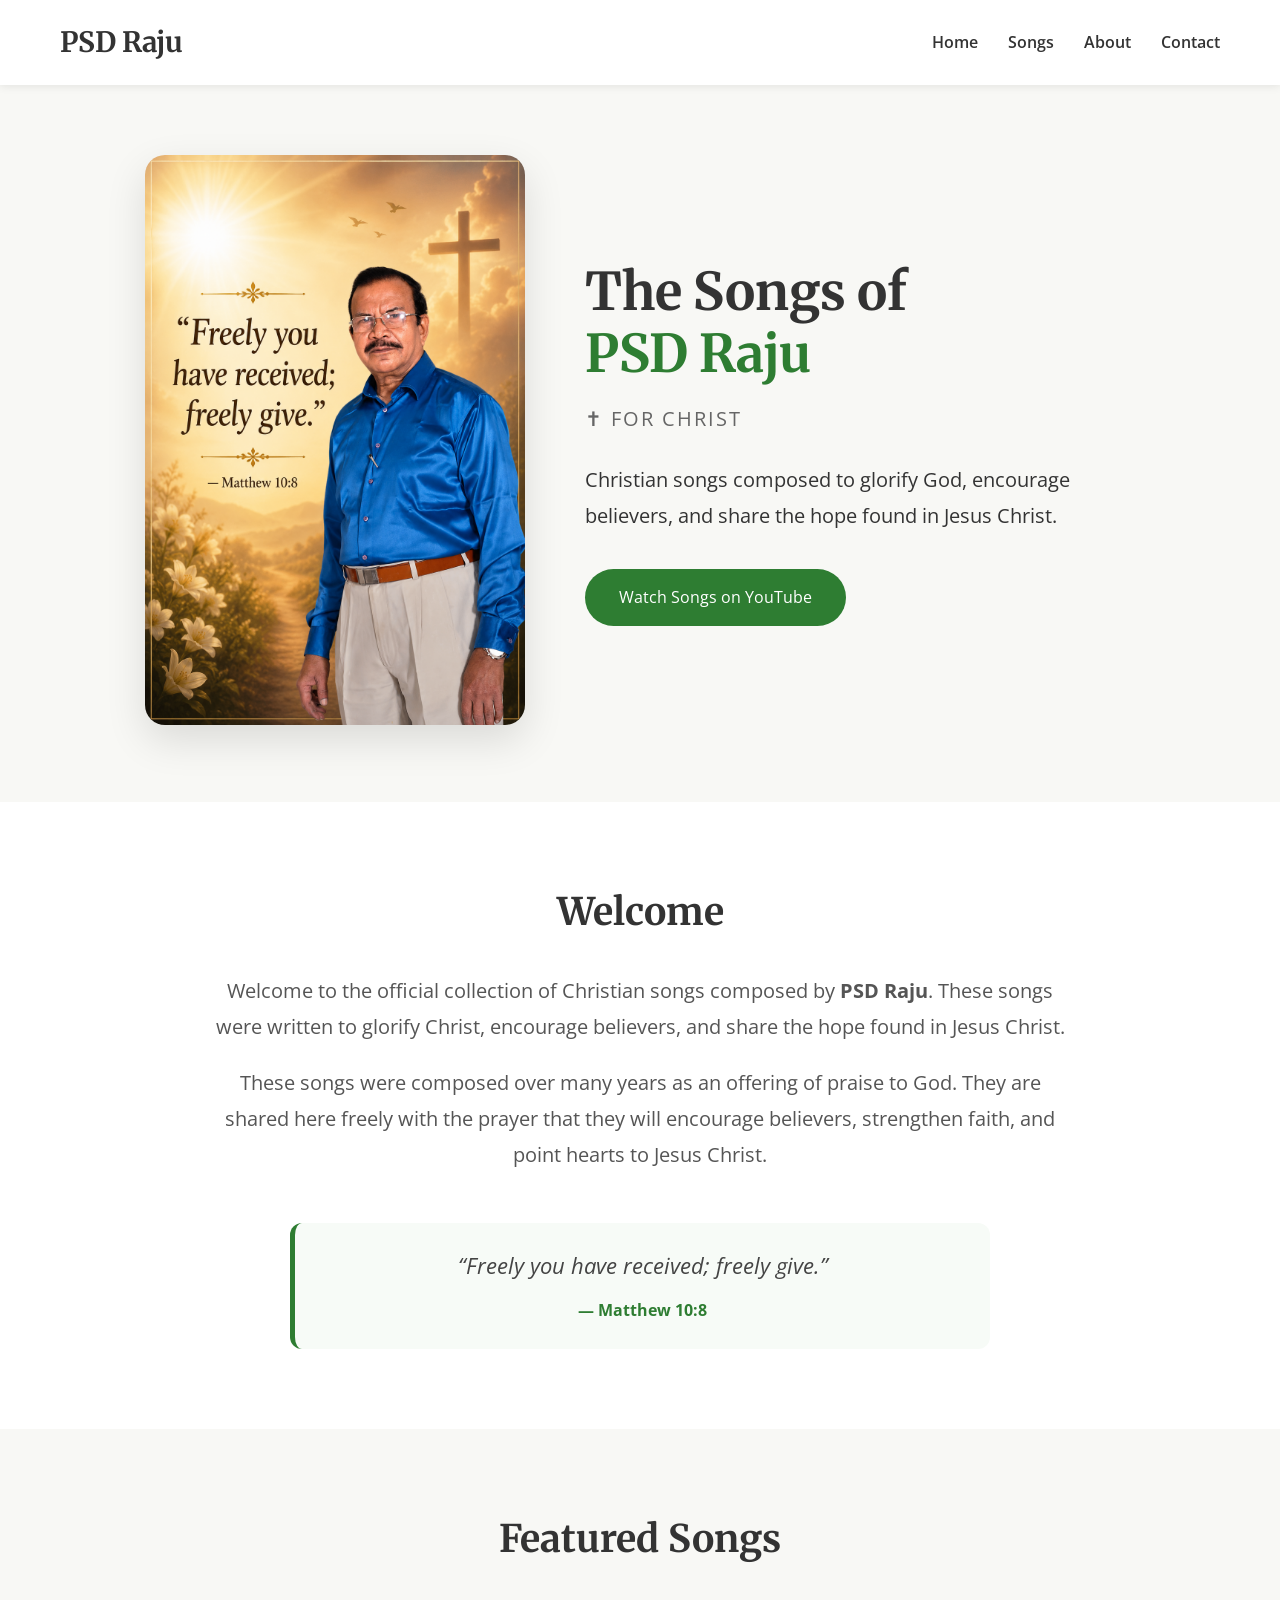
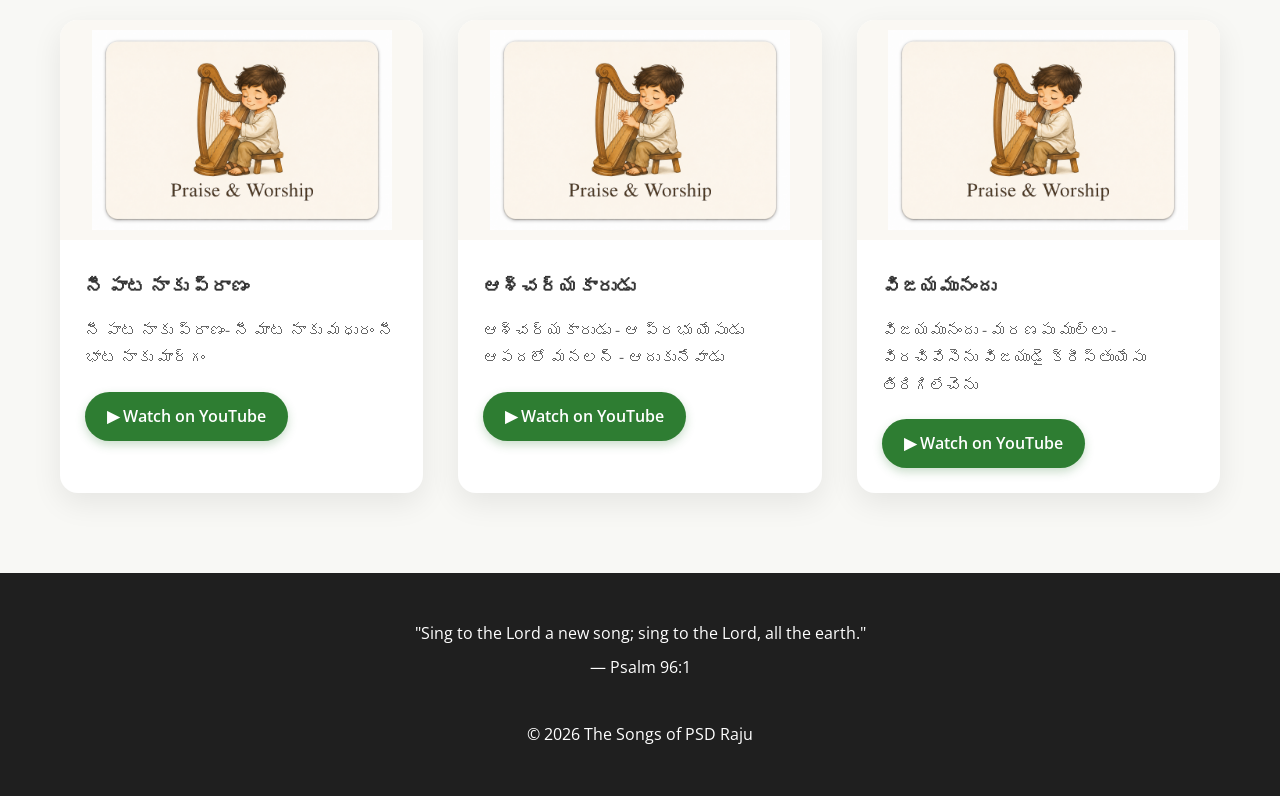
<file: index.html>
<!DOCTYPE html>
<html lang="en">
<head>
    <meta charset="UTF-8">
    <meta name="viewport" content="width=device-width, initial-scale=1.0">
    <link rel="icon" type="image/png" href="images/favicon.png">
    <title>The Songs of PSD Raju | For Christ</title>

    <link rel="stylesheet" href="css/style.css">

    <link rel="preconnect" href="https://fonts.googleapis.com">
    <link rel="preconnect" href="https://fonts.gstatic.com" crossorigin>

    <link href="https://fonts.googleapis.com/css2?family=Merriweather:wght@400;700&family=Open+Sans:wght@400;600&display=swap" rel="stylesheet">
</head>
<body>

<header>

    <nav>

        <div class="logo">
            PSD Raju
        </div>

        <ul>

           
            <li><a href="index.html">Home</a></li>

            <li><a href="songs.html">Songs</a></li>

            <li><a href="about.html">About</a></li>

            <li><a href="contact.html">Contact</a></li>

        </ul>

    </nav>

</header>

<section class="hero container">

    <div class="hero-image">

        <img src="images/composer/psd-raju.png" alt="PSD Raju">

    </div>

    <div class="hero-content">

        <h1>The Songs of <br><span>PSD Raju</span></h1>

        <p class="tagline">
        ✝ For Christ
        </p>

        <p>

            Christian songs composed to glorify God,
            encourage believers, and share the hope
            found in Jesus Christ.

        </p>

        <a href="https://www.youtube.com/@SingwidBunnybro"
   class="button"
   target="_blank"
   rel="noopener noreferrer" >

            Watch Songs on YouTube

        </a>

    </div>

</section>
<!-- Welcome Section -->



<section class="welcome">

    <div class="container">

        <h2>Welcome</h2>

        <p>
            Welcome to the official collection of Christian songs composed by
            <strong>PSD Raju</strong>. These songs were written to glorify Christ,
            encourage believers, and share the hope found in Jesus Christ.
        </p>

        <p>
            These songs were composed over many years as an offering of praise to God. 
            They are shared here freely with the prayer that they will encourage believers, 
            strengthen faith, and point hearts to Jesus Christ.
        </p>

        <blockquote class="welcome-verse">
            “Freely you have received; freely give.”
            <span>— Matthew 10:8</span>
        </blockquote>

    </div>

</section>


<!-- Featured Songs -->

<section class="featured">

    <div class="container">

        <h2>Featured Songs</h2>

        <div class="song-grid">

            <!-- Song 1 -->

            <div class="song-card">

                <img src="images/Song PH.png"
                     alt="Song One"
                     class="song-image">

                <div class="song-content">

                    <h3>నీ పాట నాకు ప్రాణం</h3>

                    <p>
                        నీ పాట నాకు ప్రాణం- నీ మాట నాకు మధురం
                        నీ భాట నాకు మార్గం
                    </p>

                    <a href="https://www.youtube.com/shorts/uUdA4Sr0LpE"
                       target="_blank"
                       class="song-button">
                        ▶ Watch on YouTube
                    </a>

                </div>

            </div>

            <!-- Song 2 -->

            <div class="song-card">

                <img src="images/Song PH.png"
                     alt="Song Two"
                     class="song-image">

                <div class="song-content">

                    <h3>ఆశ్చర్యకారుడు</h3>

                    <p>
                        ఆశ్చర్యకారుడు - ఆ ప్రభు యేసుడు
                        ఆపదలో మనలన్ - ఆదుకునేవాడు
                    </p>

                    <a href="https://www.youtube.com/shorts/fVuKswvVXBk"
                       target="_blank"
                       class="song-button">
                        ▶ Watch on YouTube
                    </a>

                </div>

            </div>

            <!-- Song 3 -->

            <div class="song-card">

                <img src="images/Song PH.png"
                     alt="Song Three"
                     class="song-image">

                <div class="song-content">

                    <h3>విజయమునందు</h3>

                    <p>
                       విజయమునందు - మరణపు ముల్లు - విరచివేసెను 
                        విజయుడై క్రీస్తుయేసు తిరిగిలేచెను 

                    </p>

                    <a href="https://www.youtube.com/shorts/fmpxC2kNXNQ"
                       target="_blank"
                       class="song-button">
                        ▶ Watch on YouTube
                    </a>

                </div>

            </div>

        </div>

    </div>

</section>

<footer>

    <p>

        "Sing to the Lord a new song;
        sing to the Lord, all the earth."

    </p>

    <p>

        — Psalm 96:1

    </p>

    <br>

    <p>

        © 2026 The Songs of PSD Raju

    </p>

</footer>
</body>
</html>
</file>
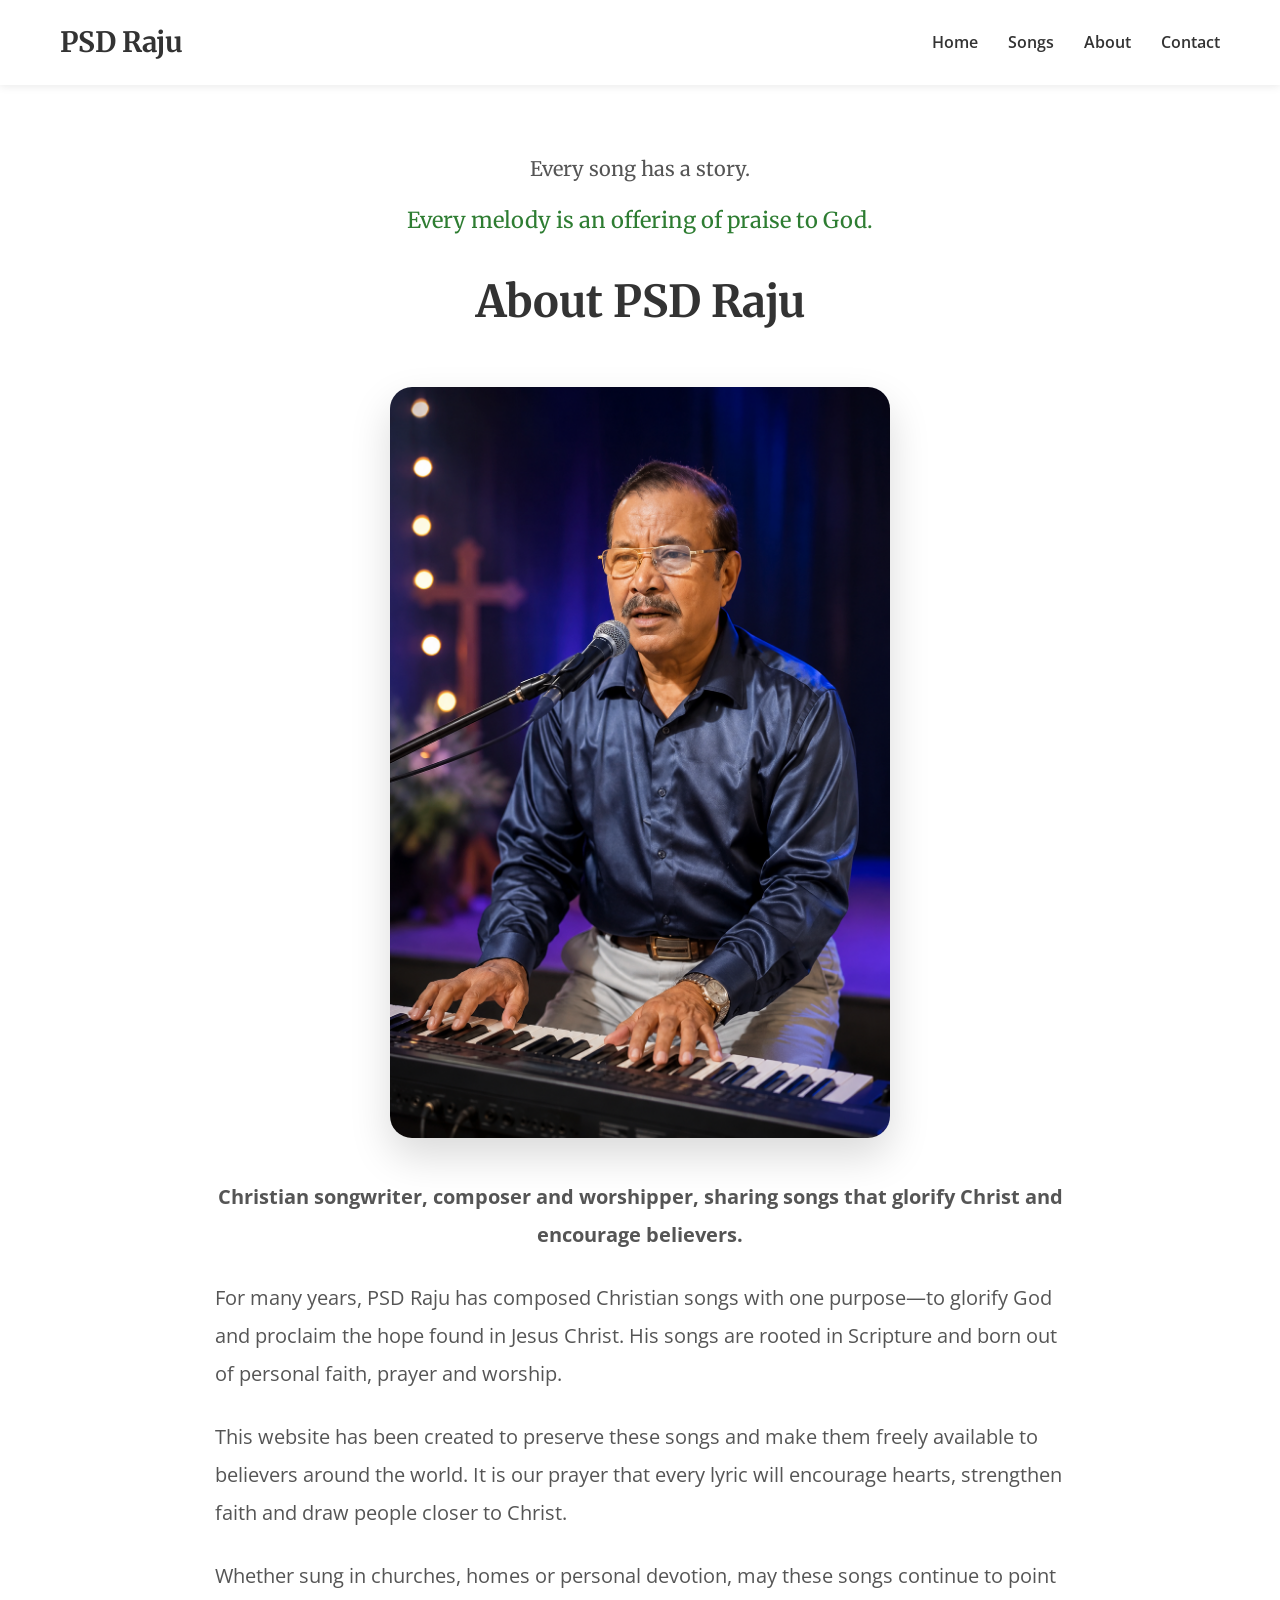
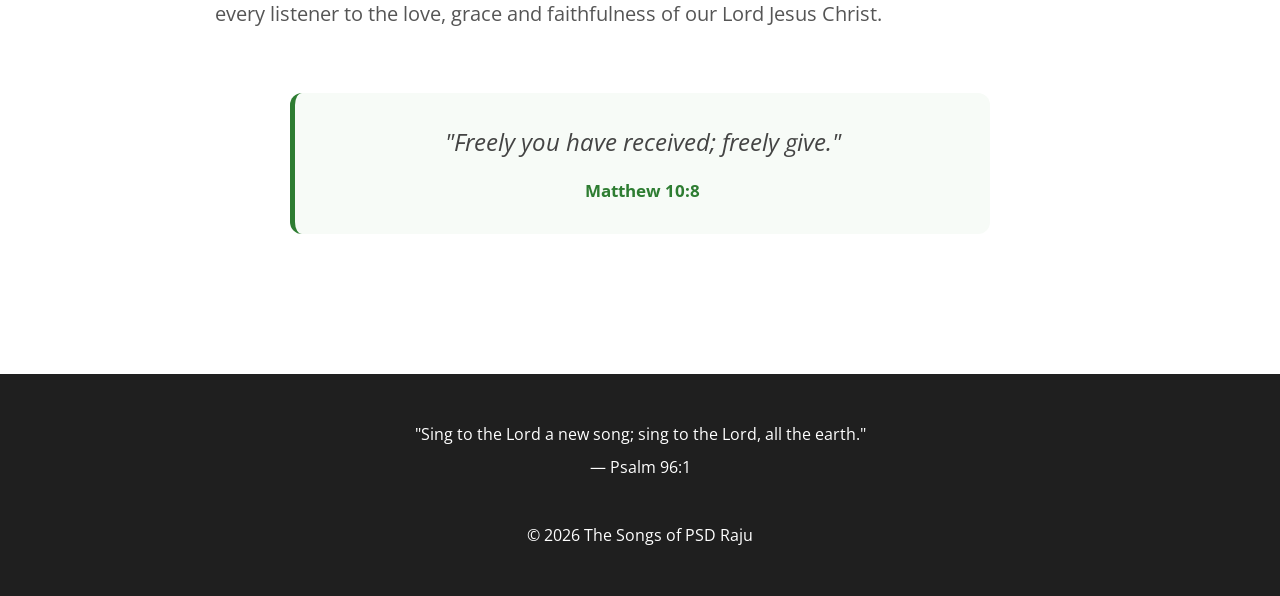
<file: about.html>
<!DOCTYPE html>
<html lang="en">

<head>

    <meta charset="UTF-8">
    <meta name="viewport" content="width=device-width, initial-scale=1.0">
    <link rel="icon" type="image/png" href="images/favicon.png">
    <title>About | The Songs of PSD Raju</title>

    <link rel="stylesheet" href="css/style.css">

    <link rel="preconnect" href="https://fonts.googleapis.com">

    <link rel="preconnect" href="https://fonts.gstatic.com" crossorigin>

    <link href="https://fonts.googleapis.com/css2?family=Merriweather:wght@700&family=Open+Sans:wght@400;600&display=swap" rel="stylesheet">

</head>

    <body>

    <header>

        <nav>

            <div class="logo">
                PSD Raju
            </div>

            <ul>
                <li><a href="index.html">Home</a></li>
                <li><a href="songs.html">Songs</a></li>
                <li><a href="about.html">About</a></li>
                <li><a href="contact.html">Contact</a></li>

            </ul>

        </nav>

</header>

<section class="about-page">

    <div class="container">
        <p class="page-quote">
          Every song has a story.<br>
             <span>Every melody is an offering of praise to God.</span>
        </p>
        <h1>About PSD Raju</h1>

        <img
            src="images/psdr-about.png"
            alt="PSD Raju singing"
            class="about-photo">


        <p class="about-intro">

            <strong>
                Christian songwriter, composer and worshipper,
                sharing songs that glorify Christ and encourage believers.
            </strong>

        </p>


        <p>

            For many years, PSD Raju has composed Christian songs with one
            purpose—to glorify God and proclaim the hope found in Jesus Christ.

            His songs are rooted in Scripture and born out of personal
            faith, prayer and worship.

        </p>


        <p>

            This website has been created to preserve these songs and make
            them freely available to believers around the world. It is our
            prayer that every lyric will encourage hearts, strengthen faith
            and draw people closer to Christ.

        </p>


        <p>

            Whether sung in churches, homes or personal devotion,
            may these songs continue to point every listener to the love,
            grace and faithfulness of our Lord Jesus Christ.

        </p>


        <blockquote class="about-verse">

            "Freely you have received; freely give."

            <span>Matthew 10:8</span>

        </blockquote>

    </div>

</section>



<footer>

    <p>

        "Sing to the Lord a new song;
        sing to the Lord, all the earth."

    </p>

    <p>

        — Psalm 96:1

    </p>

    <br>

    <p>

        © 2026 The Songs of PSD Raju

    </p>

</footer>

</body>

</html>
</file>
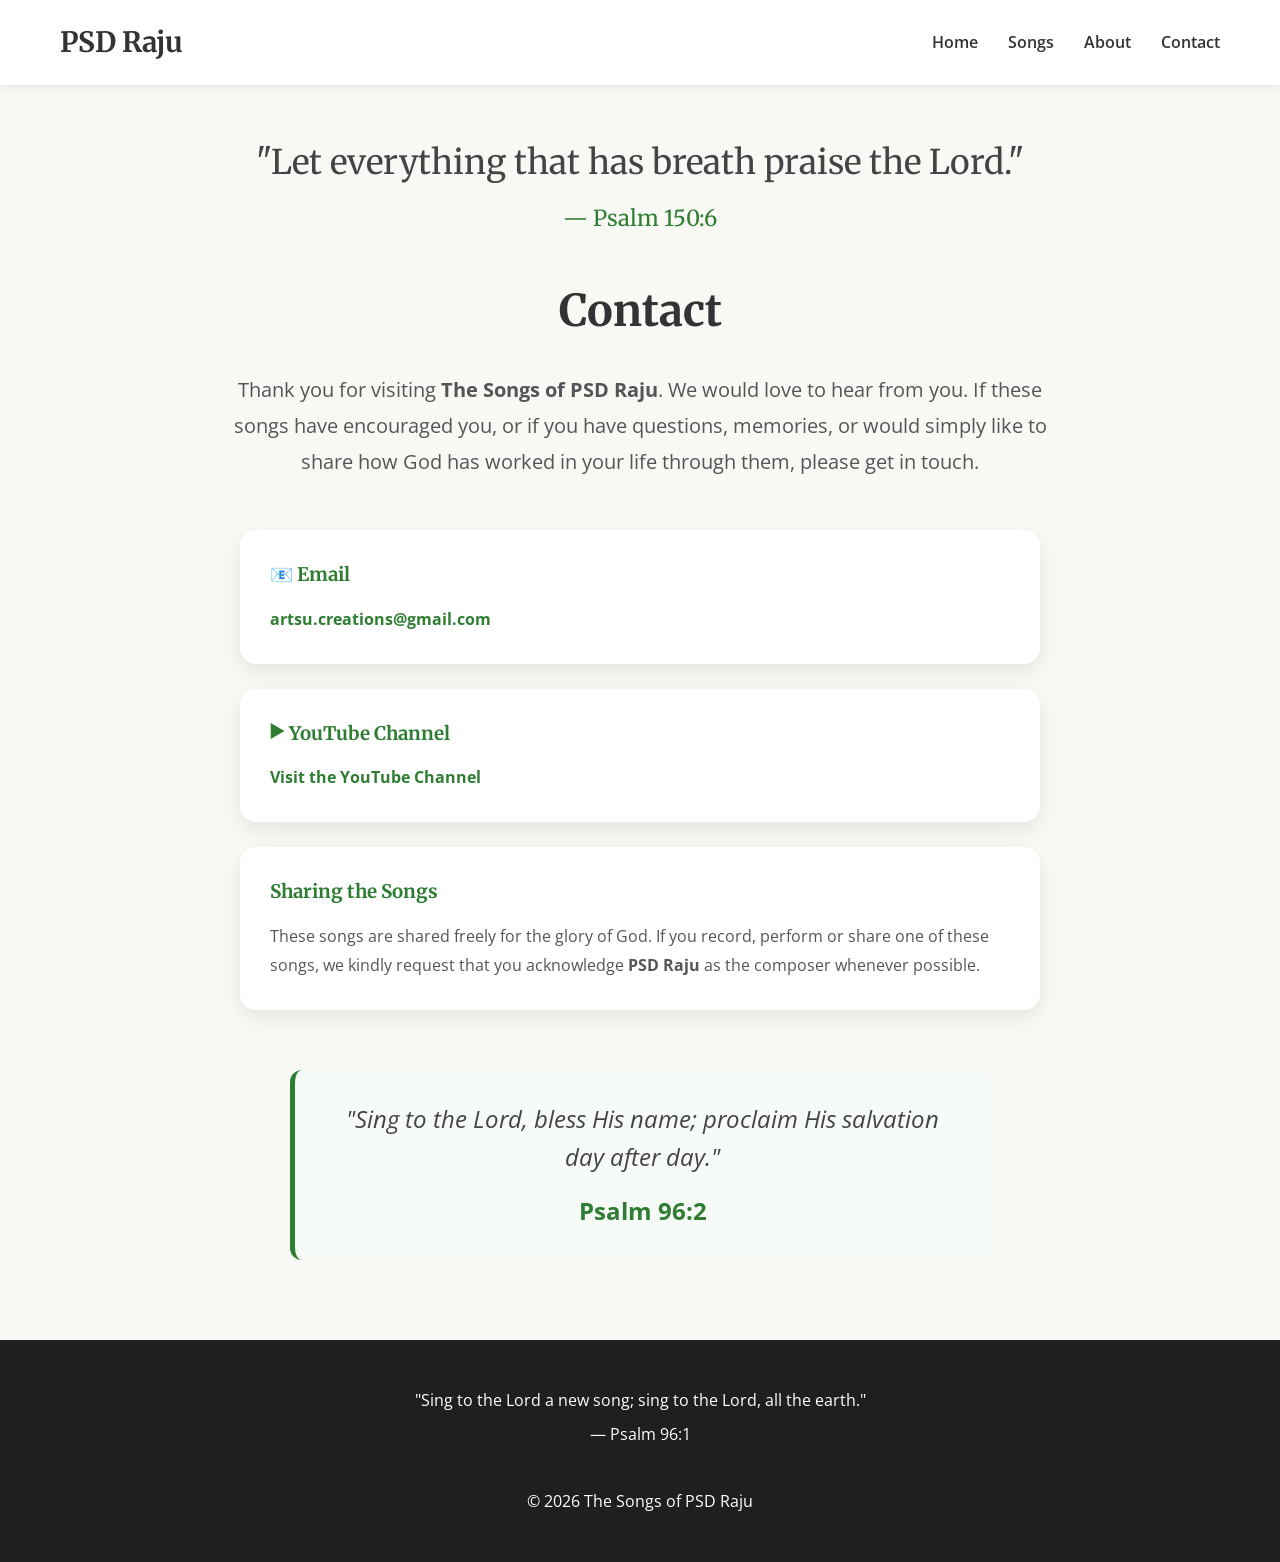
<file: contact.html>
<!DOCTYPE html>
<html lang="en">

<head>

    <meta charset="UTF-8">
    <meta name="viewport" content="width=device-width, initial-scale=1.0">

    <title>Contact | The Songs of PSD Raju</title>

    <link rel="stylesheet" href="css/style.css">

    <link rel="icon" type="image/png" href="images/favicon.png">

    <link rel="preconnect" href="https://fonts.googleapis.com">
    <link rel="preconnect" href="https://fonts.gstatic.com" crossorigin>

    <link href="https://fonts.googleapis.com/css2?family=Merriweather:wght@700&family=Open+Sans:wght@400;600&display=swap" rel="stylesheet">

</head>

<body>

<header>

    <nav>

        <div class="logo">
            PSD Raju
        </div>

        <ul>

            <li><a href="index.html">Home</a></li>
            <li><a href="songs.html">Songs</a></li>
            <li><a href="about.html">About</a></li>
            <li><a href="contact.html">Contact</a></li>

        </ul>

    </nav>

</header>



<section class="contact-page">

    <div class="container">
         <p class="page-quote">
            "Let everything that has breath praise the Lord."<br>
            <span>— Psalm 150:6</span>
        </p>

        <h1>Contact</h1>

        <p class="contact-intro">

            Thank you for visiting <strong>The Songs of PSD Raju</strong>.

            We would love to hear from you. If these songs have encouraged you,
            or if you have questions, memories, or would simply like to share
            how God has worked in your life through them, please get in touch.

        </p>



        <div class="contact-card">

            <h3>📧 Email</h3>

            <p>

                <a href="mailto:artsu.creations@gmail.com">

                    artsu.creations@gmail.com

                </a>

            </p>

        </div>



        <div class="contact-card">

            <h3>▶ YouTube Channel</h3>

            <p>

                <a href="https://www.youtube.com/@SingwidBunnybro"
                   target="_blank">

                    Visit the YouTube Channel

                </a>

            </p>

        </div>



        <div class="contact-card">

            <h3>Sharing the Songs</h3>

            <p>

                These songs are shared freely for the glory of God.

                If you record, perform or share one of these songs,
                we kindly request that you acknowledge
                <strong>PSD Raju</strong> as the composer whenever possible.

            </p>

        </div>



        <blockquote class="contact-verse">

            "Sing to the Lord, bless His name;
            proclaim His salvation day after day."

            <span>Psalm 96:2</span>

        </blockquote>

    </div>

</section>



<footer>

    <p>

        "Sing to the Lord a new song;
        sing to the Lord, all the earth."

    </p>

    <p>

        — Psalm 96:1

    </p>

    <br>

    <p>

        © 2026 The Songs of PSD Raju

    </p>

</footer>

</body>

</html>
</file>
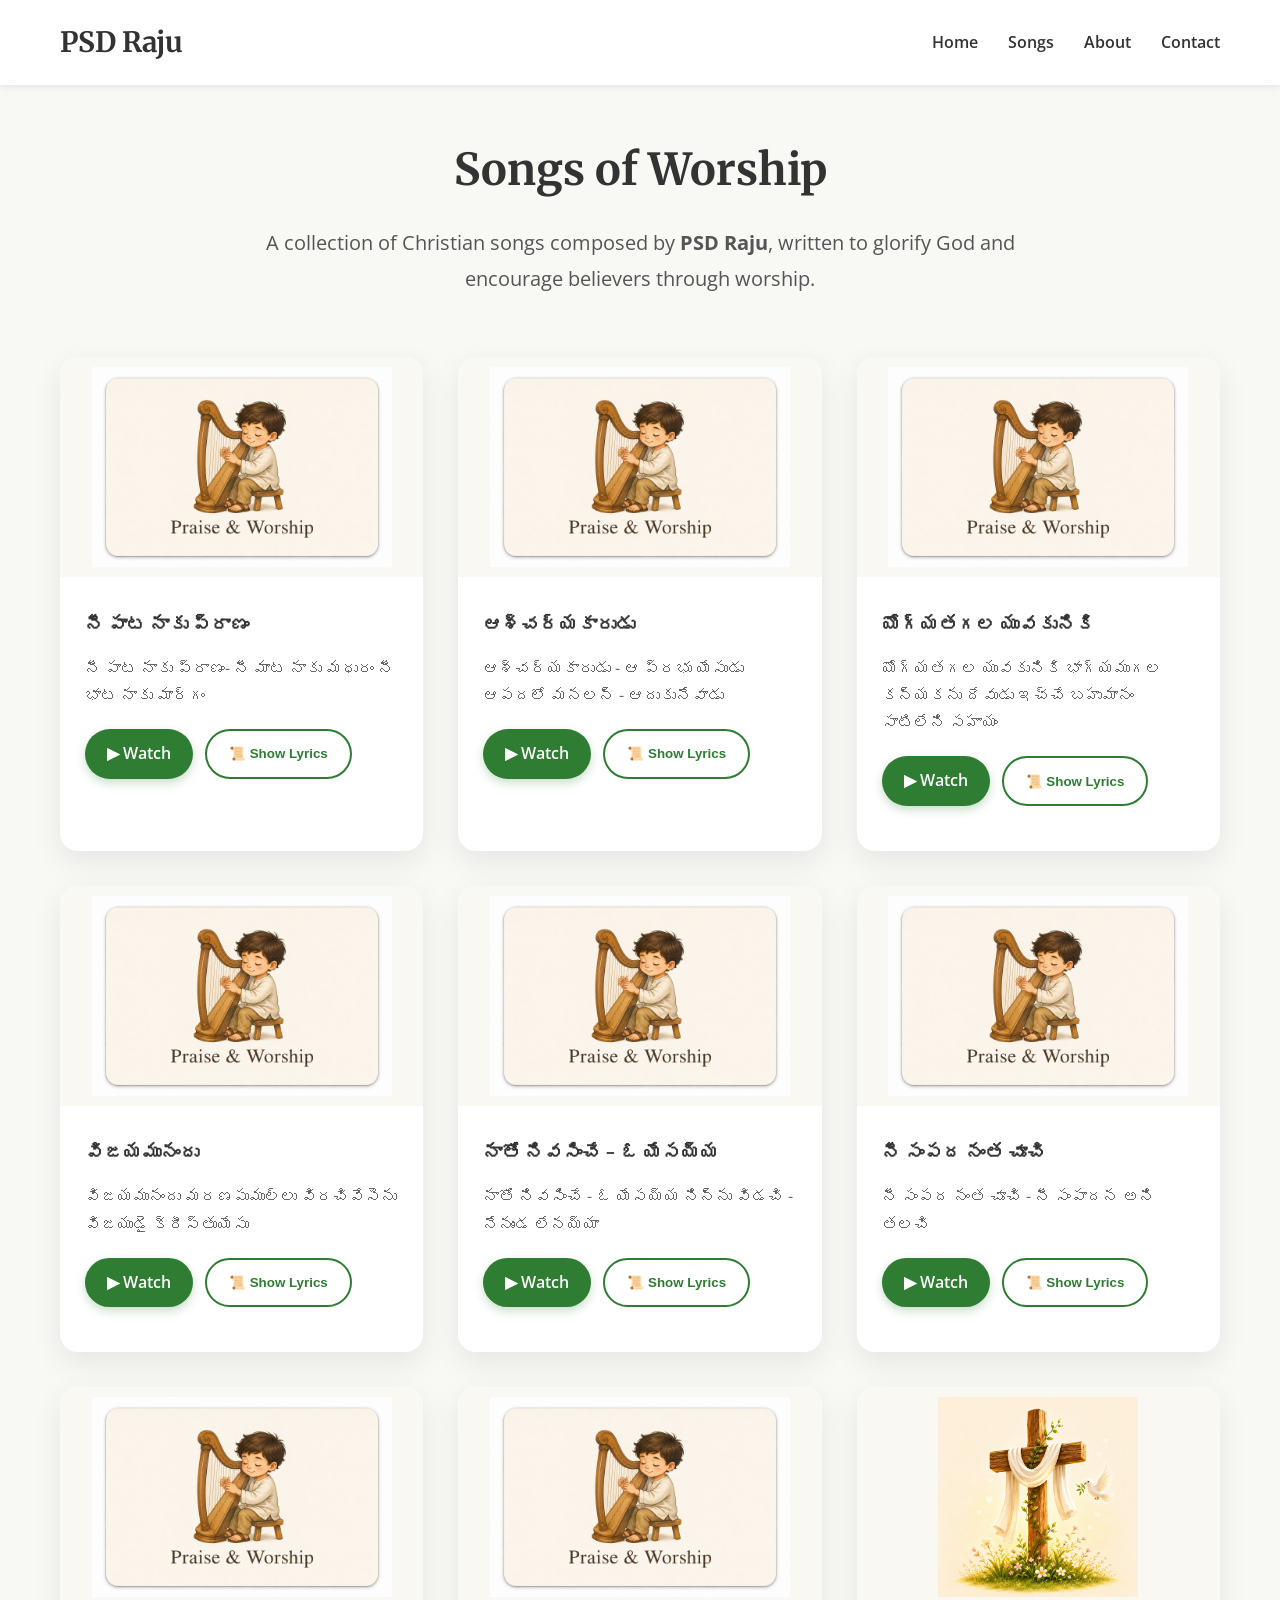
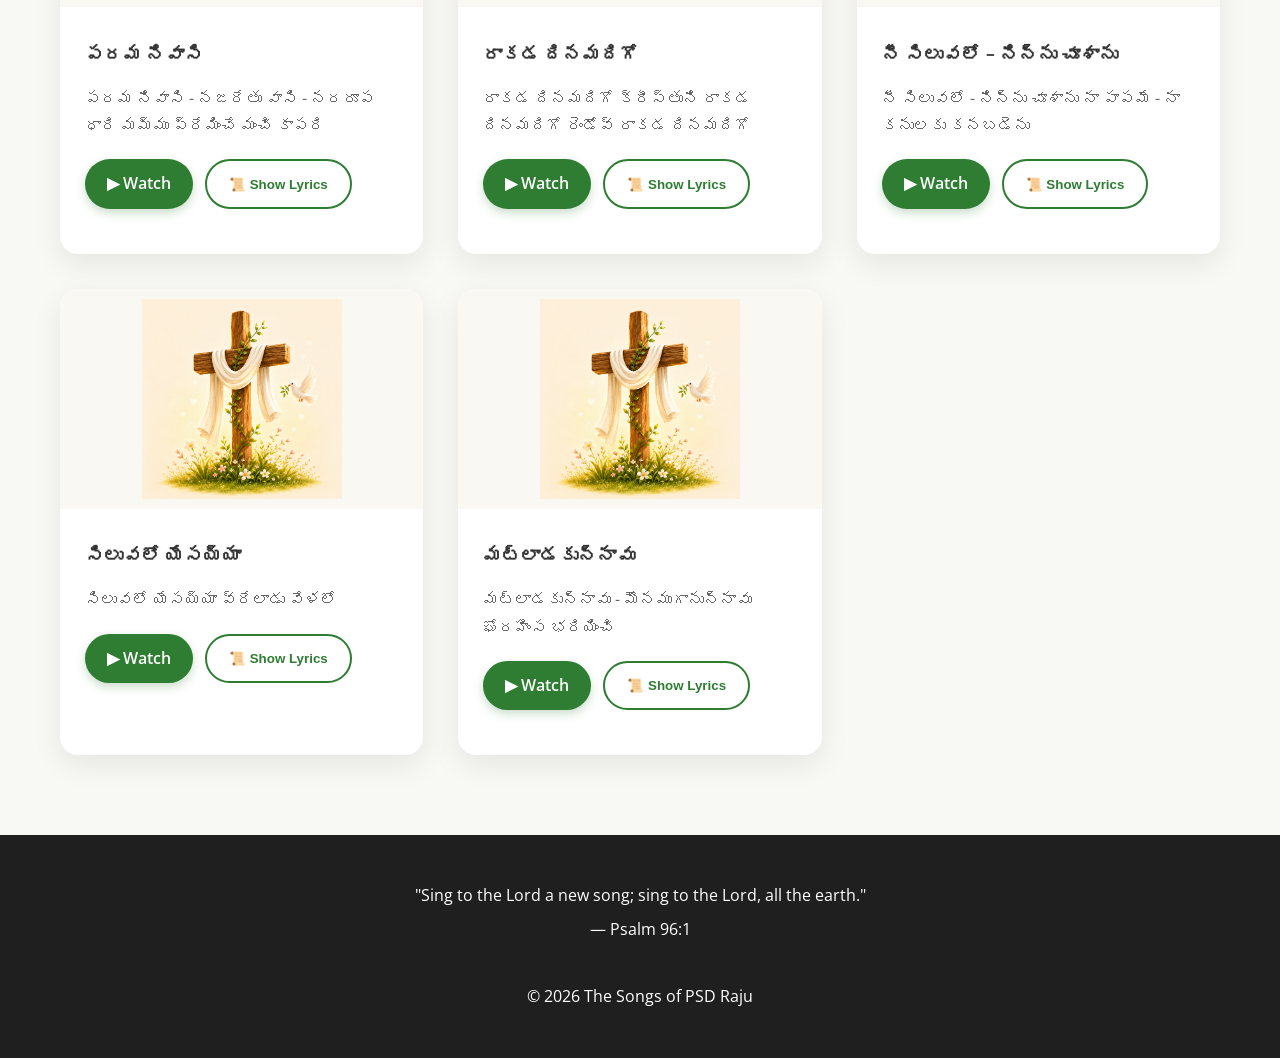
<file: songs.html>
<!DOCTYPE html>
<html lang="en">

<head>

    <meta charset="UTF-8">
    <meta name="viewport" content="width=device-width, initial-scale=1.0">
    <link rel="icon" type="image/png" href="images/favicon.png">
    <title>Songs | The Songs of PSD Raju</title>

    <link rel="stylesheet" href="css/style.css">

    <link rel="preconnect" href="https://fonts.googleapis.com">

    <link rel="preconnect" href="https://fonts.gstatic.com" crossorigin>

    <link href="https://fonts.googleapis.com/css2?family=Merriweather:wght@700&family=Open+Sans:wght@400;600&display=swap" rel="stylesheet">

</head>

<body>

<header>

    <nav>

        <div class="logo">
            PSD Raju
        </div>

        <ul>

            <li><a href="index.html">Home</a></li>
            <li><a href="songs.html">Songs</a></li>
            <li><a href="about.html">About</a></li>
            <li><a href="contact.html">Contact</a></li>

        </ul>

    </nav>

</header>



<section class="songs-page">

    <div class="container">

        <h1>Songs of Worship</h1>

        <p class="songs-intro">
            A collection of Christian songs composed by
            <strong>PSD Raju</strong>, written to glorify God and encourage
            believers through worship.
        </p>

        <div class="song-grid">

            <!-- Song Card -->

            <div class="song-card">

                <img src="images/Song PH.png"
                     alt="Song Cover"
                     class="song-image">

                <div class="song-content">

                    <h3>నీ పాట నాకు ప్రాణం</h3>

                    <p>
                        నీ పాట నాకు ప్రాణం- నీ మాట నాకు మధురం
                        నీ భాట నాకు మార్గం
                    </p>

                    <div class="song-buttons">

                        <a href="https://www.youtube.com/shorts/uUdA4Sr0LpE"
                           target="_blank"
                           class="song-button">

                            ▶ Watch

                        </a>

                        <button class="lyrics-button" onclick="toggleLyrics(this)">

                            📜 Show Lyrics

                        </button>

                    </div>

                    <div class="lyrics">

                        <h4>నీ పాట నాకు ప్రాణం- నీ మాట నాకు మధురం</h4>

                        <p>
                            నీ పాట నాకు ప్రాణం- నీ మాట నాకు మధురం 
                            నీ భాట నాకు మార్గం - అవి ఇచ్చు నాకు నీ జీవం
                            నా దేవా నా దేవా - నన్ను ఇలలో నడుపుమయ 
                            యేసయ్యా యేసయ్యా- నాతో నడువుమయా

                            1
                            అంధకార మందలి నన్ను - పేరుపెట్టి పిలచినావు
                            ఆశ్చర్యమైన వెలుగులో - నన్ను నీవు నిలిపినావు 
                            నీ సిలువ మార్గమును నీవు - నాకు చూపించినావు
                            నా సిలువనెత్తుకొని నేను- నిన్ను వెంబడించవాలె నన్నావు

                            2
                            స్తుతులకు పాత్రుడా - అద్వితీయ పుత్రుడా 
                            మహిమ స్వరూపుడా- కృపా సత్య పూర్ణుడా 
                            నీ ఇరుకు ద్వారమును నీవు - నాకు చూపించావు 
                            విశాల ద్వారమును విడచి - నిన్ను వెంబడించవలె నన్నావు

                        </p>

                    </div>

                </div>

            </div>
            <div class="song-card">

                <img src="images/Song PH.png"
                     alt="Song Cover"
                     class="song-image">

                <div class="song-content">

                    <h3>ఆశ్చర్యకారుడు</h3>

                    <p>
                        ఆశ్చర్యకారుడు - ఆ ప్రభు యేసుడు
                        ఆపదలో మనలన్ - ఆదుకునేవాడు
                    </p>

                    <div class="song-buttons">

                        <a href="https://www.youtube.com/shorts/fVuKswvVXBk"
                           target="_blank"
                           class="song-button">

                            ▶ Watch

                        </a>

                        <button class="lyrics-button" onclick="toggleLyrics(this)">

                            📜 Show Lyrics

                        </button>

                    </div>

                    <div class="lyrics">

                        <h4>ఆశ్చర్యకారుడు - ఆ ప్రభు యేసుడు</h4>

                        <p>
                            ఆశ్చర్యకారుడు - ఆ ప్రభు యేసుడు
ఆపదలో మనలన్ - ఆదుకునేవాడు 
కనికరపూర్ణుడు - ఆ కరుణామయుడు 
కష్టాలలో మనలన్ - కాపాడు వాడు

1
గలిలయ సంద్రమున - సాయంకాల సమయమున
 శిష్యులు నావపై - పయనమై పోగా
 నాల్గోవా జామున - నడి సంద్రమున 
గాలి తూఫానులో - చిక్కుబడి పోగా 
నీటి పై నడచుచు - యేసయ్య వచ్చెను 
నావలో నిలిచెను - వారిని అద్దరికి చెర్చెను

2
యెరికో పట్టణమున - యెరుశలేము మార్గమున
యేసయ్య శిష్యులతో - పయనమై పొగ 
దారి కానరాని - గృడి వారు ఇరువురు 
దావీదు కుమారుడా - దయచూపుమనగా 
యేసయ్య చూచెను - త్రోవలో నిలిచెను 
కనికరము చూపెను - వారి కన్నులను తేరిచెను

                        </p>
                    </div>

                </div>

            </div>
             <div class="song-card">

                <img src="images/Song PH.png"
                     alt="Song Cover"
                     class="song-image">

                <div class="song-content">

                    <h3>యోగ్యతగల యువకునికి </h3>

                    <p>
                        యోగ్యతగల యువకునికి భాగ్యముగల కన్యకను 
                        దేవుడు ఇచ్చే బహుమానం సాటిలేని సహాయం
                    </p>

                    <div class="song-buttons">

                        <a href="https://www.youtube.com/shorts/9C-BbTR5Id8"
                           target="_blank"
                           class="song-button">

                            ▶ Watch

                        </a>

                        <button class="lyrics-button" onclick="toggleLyrics(this)">

                            📜 Show Lyrics

                        </button>

                    </div>

                    <div class="lyrics">

                        <h4>యోగ్యతగల యువకునికి భాగ్యముగల కన్యకను</h4>

                        <p>
                            యోగ్యతగల యువకునికి భాగ్యముగల కన్యకను 
                        దేవుడు ఇచ్చే బహుమానం సాటిలేని సహాయం
                        </p>
                    </div>

                </div>

            </div>
            <div class="song-card">

                <img src="images/Song PH.png"
                     alt="Song Cover"
                     class="song-image">

                <div class="song-content">

                    <h3>విజయమునందు</h3>

                    <p>
                        విజయమునందు మరణపుముల్లు విరచివేసెను 
                        విజయుడై క్రీస్తుయేసు
                    </p>

                    <div class="song-buttons">

                        <a href="https://www.youtube.com/shorts/fmpxC2kNXNQ"
                           target="_blank"
                           class="song-button">

                            ▶ Watch

                        </a>

                        <button class="lyrics-button" onclick="toggleLyrics(this)">

                            📜 Show Lyrics

                        </button>

                    </div>

                    <div class="lyrics">

                        <h4>విజయమునందు - మరణపు ముల్లు - విరచివేసెను</h4>

                        <p>
                            విజయమునందు - మరణపు ముల్లు - విరచివేసెను 
విజయుడై - క్రీస్తు యేసు తిరిగిలేచెను 
సమాధిఁ గెలచిలేచెను

వేకువనే స్త్రీలు లేచి - సుగంధాలు సిద్ధము చేసి 
నిద్రించిన యేసయ్య ను - చూడ వెళ్లి రీ సమాధి వద్ద చెరిరి
ఖాళీ సమాధిని చూసి - యేసయ్య లేడని తెలసి 
ఆశ నిరాశల మధ్య- దారి మళ్లీరి- భయపడి పారిపో ఇరి
మూడవ దినమున - లేచెదెనన్నమాటను మరిచిరి
క్రీస్తుని బాటను విడిచిరి

మగ్దలీనా మరియ ఒక్కతే - సజీవునిగా యేసు నీ చూచి 
రబ్బూని రబ్బూని అని సంతసించెను- ప్రభుని ప్రస్తుతించెను 
యేసయ్య లేచాడంటే- గాయలు చూడలంటూ 
నమ్మనెనమ్మనని దీదుమా పలికెను- విశ్వాసము విడిచెను
చూచి నమ్ముట కాదు నన్ను- చూడక నమ్మాలి 
అని ప్రభువే తెలిపెను - వారికి ధాన్యతనిచెను

మృత్యులనుండి లేచినవాడు - మరణమును జయించినవాడు 
సజీవునిగా నిలచిన వాడు - శ్రీ యేసుడే 
ఉత్తాన శక్తి చేత - సృష్టికెల్ల ప్రకటించుటకు 
శుభవర్తను పంపిన వాడు - ఆ క్రేస్తుడే 
అంతముకాదిది- ఆరంభమని - పయనమైపోయిరి
శిష్యులు క్రీస్తునే చాటిరి-క్రీస్తుని బాటనే నడిచిరి

                        </p>
                    </div>

                </div>

            </div>
            <div class="song-card">

                <img src="images/Song PH.png"
                     alt="Song Cover"
                     class="song-image">

                <div class="song-content">

                    <h3>నాతో నివసించే - ఓ యేసయ్య </h3>

                    <p>
                        నాతో నివసించే - ఓ యేసయ్య 
                        నిన్ను విడచి - నేనుండ లేనయ్యా 

                    </p>

                    <div class="song-buttons">

                        <a href="https://www.youtube.com/shorts/p40zjXWRgT4"
                           target="_blank"
                           class="song-button">

                            ▶ Watch

                        </a>

                        <button class="lyrics-button" onclick="toggleLyrics(this)">

                            📜 Show Lyrics

                        </button>

                    </div>

                    <div class="lyrics">

                        <h4> నాతో నివసించే - ఓ యేసయ్య</h4>

                        <p>
                            నాతో నివసించే - ఓ యేసయ్య 
నిన్ను విడచి - నేనుండ లేనయ్యా 
నన్నాదరించే నా యేసయ్య 
నిన్ను మరచి- నేనుండ లేనయ్యా

చీకటి ముసిరిన - సమయమది
వెలుగై నిలిచావు 
మరణ బాధల - సమయమది 
జీవమై నిలిచావు

కన్నీరోలికె - సమయమది 
తల్లిగా నిలిచావు 
ఆర్థిక బాధలు - సమయమది 
తండ్రిగా నిలిచావు

నీ వాక్యం చదివే - సమయమది
రబ్బూనిగా నిలిచావు 
నిన్ను ప్రార్ధించే - సమయమది
వర దాతగా నిలిచావు
హల్లెలూయా – హల్లెలూయా
హల్లెలూయా - హల్లెలూయా

                        </p>

                    </div>

                </div>

            </div>
            <div class="song-card">

                <img src="images/Song PH.png"
                     alt="Song Cover"
                     class="song-image">

                <div class="song-content">

                    <h3>నీ సంపద నంత చూచి  </h3>

                    <p>
                        నీ సంపద నంత చూచి - నీ సంపాదన అని తలచి  

                    </p>

                    <div class="song-buttons">

                        <a href="https://www.youtube.com/shorts/D_1MiI3Y0T4"
                           target="_blank"
                           class="song-button">

                            ▶ Watch

                        </a>

                        <button class="lyrics-button" onclick="toggleLyrics(this)">

                            📜 Show Lyrics

                        </button>

                    </div>

                    <div class="lyrics">

                        <h4>నీ సంపద నంత చూచి - నీ సంపాదన అని తలచి</h4>

                        <p>
                            నీ సంపద నంత చూచి - నీ సంపాదన అని తలచి 
నీ దశమ భాగము - దేవునికియ్యక 
దాచుకొందు వా - దేవుని దోచుకొందువా

1
కలిమికొలది ఇచ్చినది - దేవునికే ప్రీతికరం
 అది నీకే నీతికరం - అది నీకే నీతికరం
ఉత్సాహముగా ఇచ్చినది- దేవునికే ప్రేమకరం 
అధి నీకే దైవ వరం - అధి నీకే దైవ వరం

శక్తి కొలది ఇచ్చినది - ఓ... 
శక్తి కొలది ఇచ్చినది నీకే ముక్తికరం 
అది పాప విముక్తికరం - అది పాప విముక్తికరం

2
సంతోషముగా ఇచ్చుటకు - ప్రభు సన్నిధి చేరుము 
నీకు సమృద్ధి కలుగును - నీకు సమృద్ధి కలుగును
ధారాళముగ ఇచ్చుటకు - ప్రభు చెంత చేరుము 
నిన్ను వర్ధిల్ల చేయును - నిన్ను వర్ధిల్ల చేయును

కృతజ్ఞ తార్పణ ఇచ్చినచో - ఓ... – 
కృతజ్ఞ తార్పణ ఇచ్చినచో  - కృప నీకు వచ్చును 
కృప వెంబడి కృప వచ్చును - కృప వెంబడి కృప వచ్చును

నీ సంపద నంత చూచి  - నిజ దేవుడిచేనని తలచి 
నీ దశమ భాగము దేవునికిచ్చి- స్తుతి చెల్లించుము 
నీ విరిగి నలిగిన హృదయమును - ఆయనకే అర్పించుము

ప్రతిష్ఠి తార్పణ తెచ్చి- ప్రధమ ఫలములనిచ్చి 
పరమ ప్రభుని పరీక్షించిన - దీవెనలనిచ్చును 
పరలోక ద్వార లు తెరచి నీపై – కుమ్మరించును
నీపై కుమ్మరించును

                        </p>

                    </div>

                </div>

            </div>
            <div class="song-card">

                <img src="images/Song PH.png"
                     alt="Song Cover"
                     class="song-image">

                <div class="song-content">

                    <h3>పరమ నివాసి   </h3>

                    <p>
                        పరమ నివాసి - నజరేతు వాసి - నరరూప ధారి  
                        మమ్ము ప్రేమించే మంచి కాపరి 
                    </p>

                    <div class="song-buttons">

                        <a href="https://www.youtube.com/shorts/Oxgco-ovXjw"
                           target="_blank"
                           class="song-button">

                            ▶ Watch

                        </a>

                        <button class="lyrics-button" onclick="toggleLyrics(this)">

                            📜 Show Lyrics

                        </button>

                    </div>

                    <div class="lyrics">

                        <h4> పరమ నివాసి - నజరేతు వాసి - నరరూప ధారి</h4>

                        <p>
                           పరమ నివాసి - నజరేతు వాసి - నరరూప ధారి 
మమ్ము ప్రేమించే మంచి కాపరి 
పాపిని వేదకి - రక్షణ నొసగిన- ఓ సిలువ ధారి 
విమోచించే మంచి కాపరి

1 నశించిపోయే ఆత్మలను - నరకానికి పోయే పాపులను 
నలిగిపోయిన హృదయు లను - ఆకలిగొన్న అన్నార్థులను 
కాపాడే మంచి కాపరి - కాచి కాపాడే మంచి కాపరి

2 మార్గము తప్పిన బ్రష్టులను - దుర్మార్గత నిండిన దుష్టులను 
నిలకడలేని నిర్భాగ్యులను- నిరీక్షణలేని నిర్జీవులను 
క్షమియించే మంచి కాపరి - క్షమియించే మంచి కాపరి

3 స్వస్థత లేని రోగులను - చూపు లేని అంధులను 
నడవలేని బలహీనులను - వినికిడి లేని వికలాంగులను 
స్వస్థ పరచె మంచి కాపరి - స్వస్థ పరచె మంచి కాపరి

                        </p>

                    </div>

                </div>

            </div>
             <div class="song-card">

                <img src="images/Song PH.png"
                     alt="Song Cover"
                     class="song-image">

                <div class="song-content">

                    <h3>రాకడ దినమదిగో    </h3>

                    <p>
                        రాకడ దినమదిగో క్రీస్తుని రాకడ దినమదిగో 
                        రెండోవ్ రాకడ దినమదిగో

                    </p>

                    <div class="song-buttons">

                        <a href="https://www.youtube.com/shorts/4H_pe78syBU"
                           target="_blank"
                           class="song-button">

                            ▶ Watch

                        </a>

                        <button class="lyrics-button" onclick="toggleLyrics(this)">

                            📜 Show Lyrics

                        </button>

                    </div>

                    <div class="lyrics">

                        <h4>రాకడ దినమదిగో క్రీస్తుని రాకడ దినమదిగో</h4>

                        <p>
                            రాకడ దినమదిగో క్రీస్తుని రాకడ దినమదిగో 
రాకడ దినమదిగో  రెండోవ్ రాకడ దినమదిగో
బురలద్వాని అదిగో దేవదూత ల స్వరం అదిగో

పరలోకమునుండి పరిశుద్ధులతో ఆర్బతముతో వేవేల దూతలతో
దేవుని బూరతో అగ్నిజ్వాలాలులో మేఘరూరూడై మధ్యకాశములో 
యూదః గోత్రపుసింహమై ప్రభువు వచ్చే వెలదిగో 
నీతిసూర్యుని వెలుగిధిగో నీతిసూర్యుని వెలుగిధిగో

క్రీస్తులో మృ తులు మొదటి లే తురు పిదప సజీవులు లేపబడుదురు 
క్షయమైన శరీరము ఇలాలో విడచి అక్షయ రూపము ప్రభులో ధరించి 
రూపాంతరమై ప్రభువును చేరే ఆ శుభ వెలదిగో 
నిత్యజీవపు వెలుగాధిగో నిత్యజీవపు వెలుగాధిగో

క్రూర మృగపు పరిపాలనలో అంత్యక్రీస్తు అధికారంలో 
సాతాను ముద్రతో ఏదేండ్ల శ్రమలతో 
సోధన భాదలలో జన సంద్రముండగా 
పరిశుద్ధులకు పరమున ప్రభువు తో విందు వేల అదిగో 
నిజ దేవుని వెలుగు అదిగో నిజ దేవుని వెలుగు అదిగో


                        </p>

                    </div>

                </div>

            </div>
            <div class="song-card">

                <img src="images/Cross-song-PH.png"
                     alt="Song Cover"
                     class="song-image">

                <div class="song-content">

                    <h3>నీ సిలువలో - నిన్ను చూశాను </h3>

                    <p>
                        నీ సిలువలో - నిన్ను చూశాను
                        నా పాపమే - నా కనులకు కనబడెను
                    </p>

                    <div class="song-buttons">

                        <a href="https://www.youtube.com/watch?v=WQuM8xt4pmo"
                           target="_blank"
                           class="song-button">

                            ▶ Watch

                        </a>

                        <button class="lyrics-button" onclick="toggleLyrics(this)">

                            📜 Show Lyrics

                        </button>

                    </div>

                    <div class="lyrics">

                        <h4>Verse 1</h4>

                        <p>
                            పల్లవి:
నీ సిలువలో - నిన్ను చూశాను
నా పాపమే - నా కనులకు కనబడెను
చిందించిననీ - రుధిరం చూశాను
నా దోషమే - నా కనులకు కనబడెను
నలిగిపోయిన - నీ రూపం చూశాను
నా శాపరూపమే  - నా కనులకు కనబడెను

నీ సిలువలో - నిన్ను చూశాను
నా పాపదోషమే- నా కనులకు కనబడెను

చరణం1:
నిశిరాత్రివేల నిన్ను - నిర్దయగ నిర్భందించి 
నిందించిన వారికి - ప్రార్ధించితివి
పగబట్టిన పరిసయ్యులను - అబధ్ధికులు, యాజకులను
సిలువవేయమన్నవారిని- క్షమియించితివి
నీ కనులలో - నేను చూడగా
నీ క్షమాగుణములే - నా కనులకు కనబడెను


చరణం 2:
ఏ పాపమెరుగని నీవు - పాపిగా నిలిచావు
ఏ దోషమెరుగని నీవు - నా దోషం భరియించావు 
లోకపాపమంత తీసి - లోకాన్ని స్వస్థపరచి
తండ్రి నుండి దూరమై- ఆక్రోషించావు 
నీ కనులలో - నేను చూడగా
నీ నిర్దోషమే - నా కనులకు కనబడెను 
॥నీ సిలువలో॥

చరణం 3:
కలువరిలో కార్చిన రక్తం - సిలువలో అర్పించిన ప్రాణం
నరవేర్చిన రక్షణ కార్యం - తృప్తిపరచె నీ తండ్రి హృదయం
నీ కనులలో - నేను చూడగా
నీ సంతృప్తయే  - నా కనులకు కనబడెను
నా దైవమా  - నా యేసయ్యా
నే దీనపాపిని- నీ రక్షణ నాకిమ్ము 
నా జీవమా  - నా తేజమా
నీ కనికరమును చూపి - నా కనులకు వెలుగిమ్ము


                        </p>

                    </div>

                </div>

            </div>
            <div class="song-card">

                <img src="images/Cross-song-PH.png"
                     alt="Song Cover"
                     class="song-image">

                <div class="song-content">

                    <h3>సిలువలో యేసయ్యా </h3>

                    <p>
                        సిలువలో యేసయ్యా వ్రేలాడు వేళలో
                    </p>

                    <div class="song-buttons">

                        <a href="https://www.youtube.com/shorts/2ST7O1jhL3g"
                           target="_blank"
                           class="song-button">

                            ▶ Watch

                        </a>

                        <button class="lyrics-button" onclick="toggleLyrics(this)">

                            📜 Show Lyrics

                        </button>

                    </div>

                    <div class="lyrics">

                        <h4>సిలువలో యేసయ్యా వ్రేలాడు వేళలో</h4>

                        <p>
                            Lyrics shall be added here...
                        </p>
                    </div>

                </div>

            </div>
            <div class="song-card">

                <img src="images/Cross-song-PH.png"
                     alt="Song Cover"
                     class="song-image">

                <div class="song-content">

                    <h3>మట్లాడకున్నావు</h3>

                    <p>
                        మట్లాడకున్నావు - మౌనముగానున్నావు 
                        ఘోరహింస భరియించి

                    </p>

                    <div class="song-buttons">

                        <a href="https://www.youtube.com/shorts/zQsQUc8SyI8"
                           target="_blank"
                           class="song-button">

                            ▶ Watch

                        </a>

                        <button class="lyrics-button" onclick="toggleLyrics(this)">

                            📜 Show Lyrics

                        </button>

                    </div>

                    <div class="lyrics">

                        <h4>మట్లాడకున్నావు - మౌనముగానున్నావు</h4>

                        <p>
                           మట్లాడకున్నావు - మౌనముగానున్నావు 
ఘోరహింస భరియించి - నోరు తెరువుకున్నావు

నరులకొరకు నరునిగా- పరము విడిచి వచ్చావు 
నిజ దైవ కుమారునిగా - ఇల లో జీవించావు 
అద్భుతములు చేసావు - స్వస్థత లను ఇచ్చావు 
మానవులను రక్షింప - సిలువను భరియించావు

నీ సిల్వనేత్తుకొని - కల్వరికి నడిచావు
ఈ లోక శాపాన్ని - వీపుపై మోసావు 
శ్రమలను సహి యించావు - భాదలు భరీ యించవు 
అవమానం నొందావు - అవహేళన నోర్చావు

ఏ పాపమెరుగని నీవు - పాపముగ మారవు 
విలువగు నీ రక్తాన్ని - సిలువలో చిందించావు 
మా రక్షణ కార్యాన్ని - నీ విల నేరవేర్చావు 
ఘోరమైన మరణాన్ని - నీ వు పొందుకున్నావు

సృష్టికర్త రక్షణకర్త - ఆదరణకర్త దేవుడు 
తన రక్షణ భాగ్యాన్ని - మనకందరికిచ్చినవాడు 
క్రైస్తవుడా మరచిపోకుమా - కల్వరిలో యేసుని ప్రేమ 
శుభ వర్తను చాటించు - సృష్టి కెల్ల ప్రకటించు

                        </p>

                    </div>

                </div>

            </div>
            <!-- Duplicate this card for more songs -->

        </div>

    </div>

</section>



<footer>

    <p>
        "Sing to the Lord a new song;
        sing to the Lord, all the earth."
    </p>

    <p>
        — Psalm 96:1
    </p>

    <br>

    <p>
        © 2026 The Songs of PSD Raju
    </p>

</footer>

<script src="js/script.js"></script>
</body>

</html>
</file>
<file: css/style.css>
/* ===========================
   Global Styles
=========================== */

*{
    margin:0;
    padding:0;
    box-sizing:border-box;
}

body{
    font-family:'Open Sans',sans-serif;
    background:#f8f8f5;
    color:#333;
    line-height:1.6;
}

.container{
    max-width:1200px;
    margin:0 auto;
    padding:0 20px;
}

/* ===========================
   Header
=========================== */

header{
    background:#fff;
    box-shadow:0 2px 8px rgba(0,0,0,.08);
    position:sticky;
    top:0;
    z-index:100;
}

nav{
    max-width:1200px;
    margin:auto;
    display:flex;
    justify-content:space-between;
    align-items:center;
    padding:20px;
}

.logo{
    font-family:'Merriweather',serif;
    font-size:28px;
    font-weight:bold;
}

nav ul{
    display:flex;
    list-style:none;
    gap:30px;
}

nav a{
    text-decoration:none;
    color:#333;
    font-weight:600;
}

nav a:hover{
    color:#2E7D32;
}

/* ===========================
   Hero Section
=========================== */

.hero{
    max-width:1200px;
    margin:auto;
    display:flex;
    align-items:center;
    justify-content:center;
    gap:60px;
    padding:70px 20px;
}

.hero-image img{
    width:380px;
    border-radius:20px;
    box-shadow:0 15px 40px rgba(0,0,0,.12);
}

.hero-content{
    max-width:550px;
}

.hero-content h1{
    font-family:'Merriweather',serif;
    font-size:52px;
    margin-bottom:15px;
    line-height:1.2;
}

.hero-content span{
    color:#2E7D32;
}

.tagline{
    color:#666;
    letter-spacing:2px;
    text-transform:uppercase;
    font-size:.95rem;
    margin-bottom:25px;
}

.hero-content p{
    font-size:20px;
    line-height:1.8;
}

.button{
    display:inline-block;
    margin-top:35px;
    background:#2E7D32;
    color:white;
    padding:16px 34px;
    border-radius:40px;
    text-decoration:none;
    transition:.3s;
}

.button:hover{
    background:#256728;
}

/* ===========================
   Welcome Section
=========================== */

.welcome{
    background:white;
    padding:80px 0;
}

.welcome h2{
    text-align:center;
    font-family:'Merriweather',serif;
    font-size:38px;
    margin-bottom:30px;
}

.welcome p{
    max-width:850px;
    margin:20px auto;
    text-align:center;
    font-size:20px;
    color:#555;
    line-height:1.8;
}

.welcome-verse{
    max-width:700px;
    margin:50px auto 0;
    padding:25px;
    background:#f7fbf7;
    border-left:5px solid #2E7D32;
    border-radius:12px;
    text-align:center;
    font-style:italic;
    font-size:22px;
    color:#444;
}

.welcome-verse span{
    display:block;
    margin-top:15px;
    font-size:16px;
    font-style:normal;
    font-weight:bold;
    color:#2E7D32;
}

/* ===========================
   Featured Songs
=========================== */
/* Featured Songs */

.featured{
    background:#f8f8f5;
    padding:80px 0;
}

.featured h2{
    text-align:center;
    font-family:'Merriweather',serif;
    font-size:38px;
    margin-bottom:50px;
}

.song-grid{
    display:grid;
    grid-template-columns:repeat(auto-fit,minmax(320px,1fr));
    gap:35px;
}

.song-card{

    background:white;

    border-radius:18px;

    overflow:hidden;

    box-shadow:0 10px 30px rgba(0,0,0,.08);

    transition:.3s;

}

.song-card:hover{

    transform:translateY(-8px);

}

.song-image{

    width:100%;
    height:230px;

    object-fit:contain;

    background:#faf8f3;

    padding:12px;

}

.song-content{

    padding:25px;

}

.song-content h3{

    font-family:'Merriweather',serif;

    margin-bottom:15px;

}

.song-content p{

    color:#666;

    line-height:1.7;

    margin-bottom:25px;

}

.song-button,
.song-button:link
.song-button:visited{

    display:inline-block;

    background:#2E7D32;

    color:#ffffff;

    padding:12px 22px;

    border-radius:30px;

    text-decoration:none;

    font-weight:600;

    transition:.3s;
box-shadow:0 4px 10px rgba(46,125,50,.25);
}

.song-button:hover{

    background:#256728;

    color:#ffffff;
   

    box-shadow:0 8px 18px rgba(46,125,50,.35);

}

.song-button:active{

    color:#ffffff;
    box-shadow:0 4px 10px rgba(46,125,50,.25);

}

.video-placeholder{
    aspect-ratio:16/9;
    background:#e5e5e5;
    border-radius:12px;
    display:flex;
    justify-content:center;
    align-items:center;
    color:#777;
    font-size:24px;
    margin-bottom:25px;
}

.song-card h3{
    font-family:'Merriweather',serif;
    margin-bottom:15px;
}

.song-card p{
    color:#666;
    margin-bottom:20px;
    line-height:1.7;
}

/* ===========================
   Footer
=========================== */

footer{
    background:#1f1f1f;
    color:white;
    text-align:center;
    padding:40px 20px;
}

footer p{
    margin:8px 0;
}

/* ===========================
   Mobile
=========================== */

@media(max-width:900px){

    nav{
        flex-direction:column;
        gap:20px;
    }

    nav ul{
        gap:20px;
        flex-wrap:wrap;
        justify-content:center;
    }

    .hero{
        flex-direction:column;
        text-align:center;
    }

    .hero-image img{
        width:280px;
    }

    .hero-content h1{
        font-size:38px;
    }

    .welcome h2,
    .featured h2{
        font-size:32px;
    }
}




/* ===========================
   About Page
=========================== */

.about-page{

    background:white;

   padding:40px 0 80px;

}

.about-page h1{

    text-align:center;

    font-family:'Merriweather',serif;

    font-size:44px;

    margin-bottom:50px;

}

.about-photo{

    width:100%;

    max-width:500px;

    display:block;

    margin:0 auto 40px;

    border-radius:22px;

    box-shadow:0 18px 40px rgba(0,0,0,.15);

}

.about-intro{

    text-align:center;

    font-size:24px;

    color:#2E7D32;

    margin-bottom:35px;

}

.about-page p{

    max-width:850px;

    margin:25px auto;

    font-size:20px;

    line-height:1.9;

    color:#555;

}

.about-verse{

    max-width:700px;

    margin:60px auto;

    padding:30px;

    background:#f7fbf7;

    border-left:5px solid #2E7D32;

    border-radius:12px;

    text-align:center;

    font-size:24px;

    font-style:italic;

    color:#444;

}

.about-verse span{

    display:block;

    margin-top:15px;

    font-size:17px;

    font-style:normal;

    font-weight:bold;

    color:#2E7D32;

}


   .page-quote{

    max-width:900px;

    margin:0 auto 40px;

    text-align:center;

    font-family:'Merriweather', serif;

    font-size:34px;

    line-height:1.6;

    color:#444;

    padding:0 20px;

}

.page-quote span{

    display:block;

    margin-top:12px;

    color:#2E7D32;

    font-size:22px;

    font-style:normal;

}
/* ===========================
   Songs Page
=========================== */

.songs-page{

    background:#f8f8f5;

    padding:50px 0 80px;

}

.songs-page h1{

    text-align:center;

    font-family:'Merriweather',serif;

    font-size:44px;

    margin-bottom:20px;

}

.songs-intro{

    max-width:850px;

    margin:0 auto 60px;

    text-align:center;

    font-size:20px;

    color:#555;

    line-height:1.8;

}

.song-grid{

    display:grid;

    grid-template-columns:repeat(auto-fit,minmax(330px,1fr));

    gap:35px;

}

.song-card{

    background:white;

    border-radius:18px;

    overflow:hidden;

    box-shadow:0 10px 30px rgba(0,0,0,.08);

    transition:.3s;

}

.song-card:hover{

    transform:translateY(-8px);

}

.song-image{

    width:100%;

    height:220px;

    object-fit:contain;

    background:#faf8f3;

    padding:10px;

}

.song-content{

    padding:25px;

}

.song-content h3{

    font-family:'Merriweather',serif;

    margin-bottom:15px;

}

.song-content p{

    color:#666;

    line-height:1.7;

    margin-bottom:20px;

}

.song-buttons{

    display:flex;

    gap:12px;

    flex-wrap:wrap;

    margin-bottom:20px;

}

.song-button{

    display:inline-block;

    background:#2E7D32;

    color:white;

    padding:12px 22px;

    border-radius:30px;

    text-decoration:none;

    font-weight:600;

}

.song-button:hover{

    background:#256728;

}

.lyrics-button{

    background:white;

    border:2px solid #2E7D32;

    color:#2E7D32;

    padding:12px 22px;

    border-radius:30px;

    cursor:pointer;

    font-weight:600;

    transition:.3s;

}

.lyrics-button:hover{

    background:#2E7D32;

    color:white;

}

.lyrics{

    display:none;

    margin-top:20px;

    padding-top:20px;

    border-top:1px solid #ddd;

}

.lyrics h4{

    color:#2E7D32;

    margin:20px 0 10px;

    font-family:'Merriweather',serif;

}

.lyrics p{

    white-space:pre-line;

    line-height:1.9;

}
/* ===========================
   Contact Page
=========================== */

.contact-page{

    background:#f8f8f5;

    padding:50px 0 80px;

}

.contact-page h1{

    text-align:center;

    font-family:'Merriweather', serif;

    font-size:44px;

    margin-bottom:25px;

}

.contact-intro{

    max-width:850px;

    margin:0 auto 50px;

    text-align:center;

    font-size:20px;

    line-height:1.8;

    color:#555;

}

.contact-card{

    max-width:800px;

    margin:25px auto;

    background:white;

    padding:30px;

    border-radius:16px;

    box-shadow:0 8px 20px rgba(0,0,0,.08);

}

.contact-card h3{

    color:#2E7D32;

    font-family:'Merriweather', serif;

    margin-bottom:15px;

}

.contact-card p{

    color:#555;

    line-height:1.8;

}

.contact-card a{

    color:#2E7D32;

    text-decoration:none;

    font-weight:bold;

}

.contact-card a:hover{

    text-decoration:underline;

}

.contact-verse{

    max-width:700px;

    margin:60px auto 0;

    padding:30px;

    background:#f7fbf7;

    border-left:5px solid #2E7D32;

    border-radius:12px;

    text-align:center;

    font-size:24px;

    font-style:italic;

    color:#444;

}

.contact-verse span{

    display:block;

    margin-top:15px;

    color:#2E7D32;

    font-weight:bold;

    font-style:normal;

}
</file>
